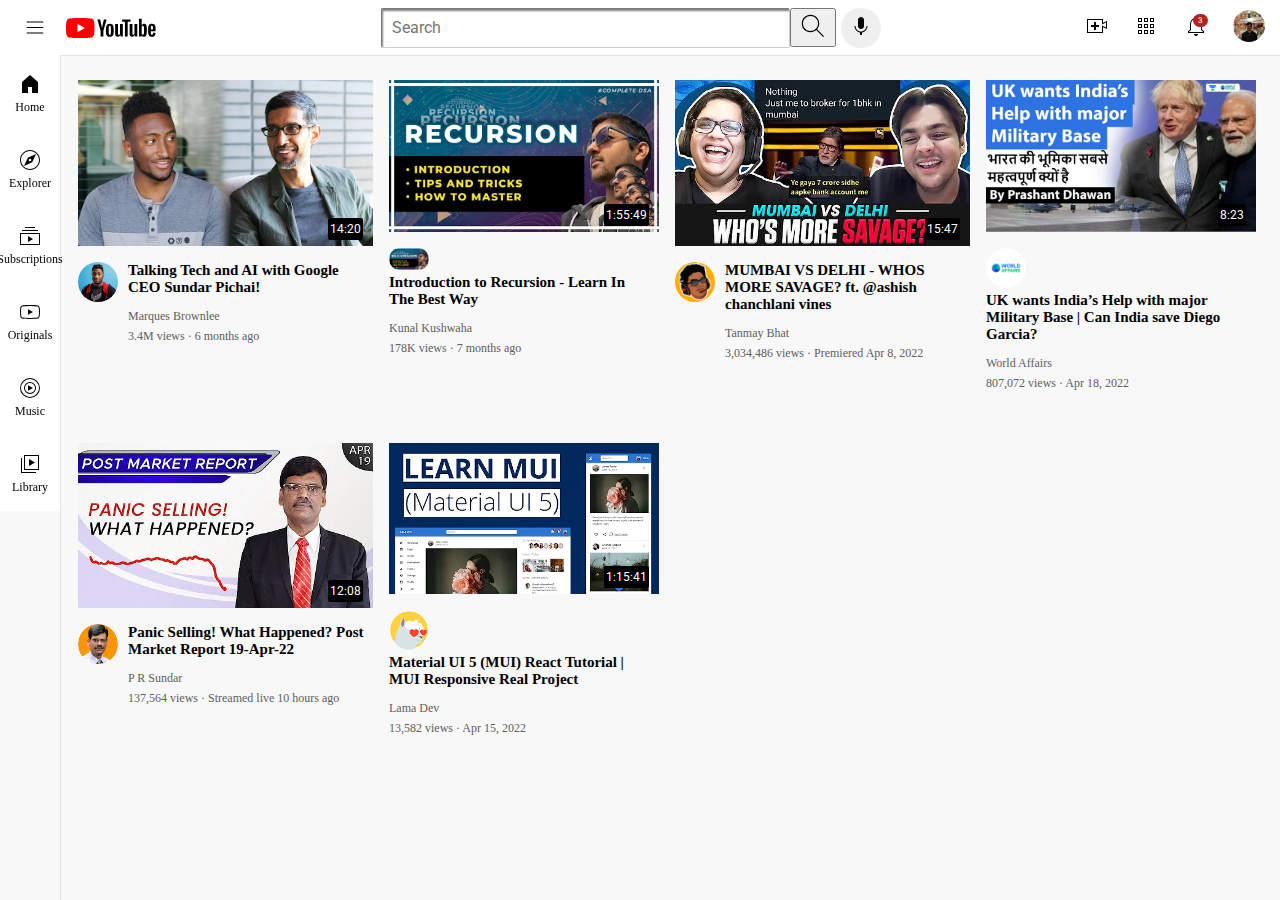
<file: index.html>
<!DOCTYPE html>
<html lang="en">
<head>
  <meta charset="UTF-8">
  <meta http-equiv="X-UA-Compatible" content="IE=edge">
  <meta name="viewport" content="width=device-width, initial-scale=1.0">
  <link rel="stylesheet" href="css/video.css">
  <link rel="stylesheet" href="css/header.css">  
  <link rel="stylesheet" href="css/gen.css">
  <link rel="stylesheet" href="css/sidebar.css">
  <link rel="preconnect" href="https://fonts.googleapis.com">
<link rel="preconnect" href="https://fonts.gstatic.com" crossorigin>
<link href="https://fonts.googleapis.com/css2?family=Roboto:wght@100;300;500;700&display=swap" rel="stylesheet">

  <title>youtube</title>
</head>
<body>

  <div class="header">

    <div class="left-sec">
        <img class="l1" src="icons/hamburger-menu.svg" alt="">
        
        <img class="l2" src="icons/youtube-logo.svg" alt="">
    </div>
    <div class="middle-sec">

      <input class="search-bar" type="textbox" placeholder="Search">

      <button class="serch-button">
        <img class="search-button-icon" src="icons/search.svg" alt="">
      </button>

      <button class="voice-search-button">
        <img class="voice-search-icon" src="icons/voice-search-icon.svg" alt="">
        <div class="tooltip"> voice search</div>
      </button>
      
     </div>
    <div class="right-sec">
      <div class="upload-icon-container">
        <img src="icons/upload.svg" alt="" class="upload">
        <div class="tooltip"> Upload</div>
      </div>

      <div class="youtube-app-container">
        <img src="icons/youtube-apps.svg" alt="" class="app">
        <div class="tooltip"> Youtube app</div>
      </div>

       <div class="notifications-icon-container">
        <img  src="icons/notifications.svg" alt="" class="not">
        <div class="notifications-count">3</div>
        <div class="tooltip"> Notification</div>
       </div>

       <div class="pp-container">
        <img src="icons/pp.jpg" alt="" class="pp">
        <div class="tooltip"> Profile pic</div>

       </div>

    </div>
  </div>
<div class="sidebar">
     
     <div class="sidebar-link">
      <img src="sidebar-icons/home.svg" alt="">

        Home
     </div>     
     <div class="sidebar-link">
      <img src="sidebar-icons/explore.svg" alt="">

       Explorer
     </div>
     <div class="sidebar-link">
      <img src="sidebar-icons/subscriptions.svg" alt="">

       Subscriptions
     </div>
     <div class="sidebar-link">
      <img src="sidebar-icons/originals.svg" alt="">

       Originals

     </div>
     <div class="sidebar-link">
      <img src="sidebar-icons/youtube-music.svg" alt="">

       Music

     </div>
     <div class="sidebar-link">
      <img src="sidebar-icons/library.svg" alt="">

       Library

     </div>

   
</div>




<div class="video-grid">
  <div class="videopreview">

    <div class="thumnail-row">
             <img class="thumnail" src="images\1.webp" alt="image 1">
             <div class="video-time">14:20</div>
    </div>

    <div class="video-info-grid">
        <div class="channel-pic">
             <img class="profile-pic" src="images\1-p.jpeg" alt="profile-pic">
        </div>
        <div class="video-info">
              <p class="video-title">
                Talking Tech and AI with Google CEO Sundar Pichai!
              </p>

              <p class="video-author">
                Marques Brownlee
              </p>

              <p class="video-stats">
                3.4M views &#183; 6 months ago
             </p>
         </div>
    </div>
  </div>

  <div class="videopreview">

    <div class="thumnail-row">
             
      <div class="video-time">1:55:49</div>
      <img class="thumnail" src="images/2.webp" alt="image 1">
    </div>

    <div>
        <div class="channel-pic">
          <img class="profile-pic" src="images/2.webp" alt="profile-pic">

        </div>
        <div class="video-info">
              <p class="video-title">
                Introduction to Recursion - Learn In The Best Way
              </p>

              <p class="video-author">
                 Kunal Kushwaha
              </p>

              <p class="video-stats">
                178K views &#183; 7 months ago
             </p>
         </div>
    </div>
  </div>

  <div class="videopreview">

    <div class="thumnail-row">
             <img class="thumnail" src="images\3.webp" alt="image 1">
             <div class="video-time">15:47</div>

    </div>

    <div class="video-info-grid">
        <div class="channel-pic">
             <img class="profile-pic" src="images/3-p.jpg" alt="profile-pic">
        </div>
        <div class="video-info">
              <p class="video-title">
                MUMBAI VS DELHI - WHOS MORE SAVAGE? ft. @ashish chanchlani vines
              </p>

              <p class="video-author">
                Tanmay Bhat
              </p>

              <p class="video-stats">
                3,034,486 views &#183; Premiered Apr 8, 2022
             </p>
         </div>
    </div>
  </div>

  <div class="videopreview">

    <div class="thumnail-row">
             <img class="thumnail" src="images/4.1.webp" alt="image 1">
             <div class="video-time">8:23</div>

    </div>

    <div>
        <div class="channel-pic">
          <img class="profile-pic" src="images/4-p.jpg" alt="profile-pic">

        </div>
        <div class="video-info">
              <p class="video-title">
                UK wants India’s Help with major Military Base | Can India save Diego Garcia?
              </p>

              <p class="video-author">
                World Affairs
              </p>

              <p class="video-stats">
                807,072 views &#183; Apr 18, 2022
             </p>
         </div>
    </div>
  </div>

  <div class="videopreview">

    <div class="thumnail-row">
             <img class="thumnail" src="images\5.webp" alt="image 1">
             <div class="video-time">12:08</div>

    </div>

    <div class="video-info-grid">
        <div class="channel-pic">
             <img class="profile-pic" src="images/5-p.jpg" alt="profile-pic">
        </div>
        <div class="video-info">
              <p class="video-title">
                Panic Selling! What Happened? Post Market Report 19-Apr-22
              </p>

              <p class="video-author">
                P R Sundar
              </p>

              <p class="video-stats">
                137,564 views &#183; Streamed live 10 hours ago
             </p>
         </div>
    </div>
  </div>

  

  <div class="videopreview">

    <div class="thumnail-row">
             <img class="thumnail" src="images/6.webp" alt="image 1">
             <div class="video-time">1:15:41</div>

    </div>

    <div>
        <div class="channel-pic">
          <img class="profile-pic" src="images/6-p.jpg" alt="profile-pic">

        </div>
        <div class="video-info">
              <p class="video-title">
                Material UI 5 (MUI) React Tutorial | MUI Responsive Real Project
              </p>

              <p class="video-author">
                 Lama Dev
              </p>

              <p class="video-stats">
                13,582 views &#183; Apr 15, 2022
             </p>
         </div>
    </div>
  </div>
</div>

   



</body>
</html>
</file>
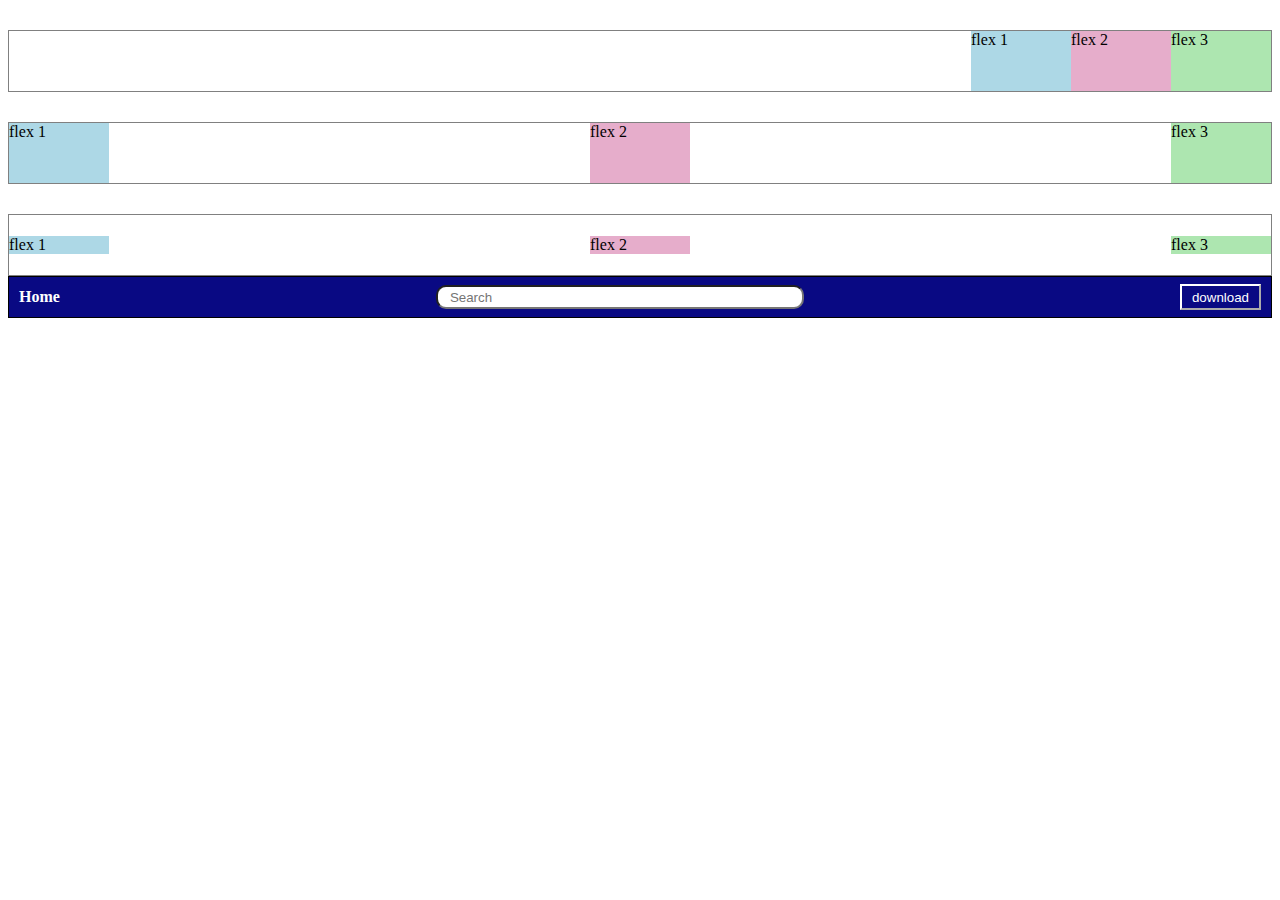
<file: flexbox.html>
<!DOCTYPE html>
<html>
<head>
 <title>Flexbox-prac</title>
</head>
<body>

  <div style="
    margin-top: 30px;
    height: 60px;
    border-width: 1px;
    border-color: grey;
    border-style: solid;

    display: flex;
    flex-direction: row;
    justify-content: end;" >
     <div style="background-color: lightblue;
     width: 100px;">
     flex 1
     </div> 
     
     <div style="background-color: rgb(230, 173, 203);
     width: 100px;">
     flex 2
     </div>

     <div style="background-color: rgb(173, 230, 176);
     width: 100px;">
     flex 3
     </div>
  </div>

  <div style="
    margin-top: 30px;
    height: 60px;
    border-width: 1px;
    border-color: grey;
    border-style: solid;

    display: flex;
    flex-direction: row;
    justify-content: space-between;" >
     <div style="background-color: lightblue;
     width: 100px;">
     flex 1
     </div> 
     
     <div style="background-color: rgb(230, 173, 203);
     width: 100px;">
     flex 2
     </div>

     <div style="background-color: rgb(173, 230, 176);
     width: 100px;">
     flex 3
     </div>
  </div>

  <div style="
    margin-top: 30px;
    height: 60px;
    border-width: 1px;
    border-color: grey;
    border-style: solid;

    display: flex;
    flex-direction: row;
    justify-content: space-between;
    align-items: center;" >
     <div style="background-color: lightblue;
     width: 100px;">
     flex 1
     </div> 
     
     <div style="background-color: rgb(230, 173, 203);
     width: 100px;">
     flex 2
     </div>

     <div style="background-color: rgb(173, 230, 176);
     width: 100px;">
     flex 3
     </div>
  </div>

  <style>

    

    .left{
      font-weight: bold;
      color: white;
      margin-left: 10px;
    }
    .search{
      width: 350px;
      height: 18px;
      border-radius: 10px;
      padding-left: 12px;
    }
    .right{
      margin-right: 10px;
      border-radius: 1px;
      
    }
    .download{
      border-color: white;
      background-color: rgb(9, 9, 131);
      color: white;
      padding-left: 10px;
      padding-right: 10px;
      padding-top: 3.5px;
      padding-bottom: 3.5px;
      margin-right: 0px;
    }


  </style>

  <div style="
        
         height: 40px;
         border-width: 1px;
         display: flex;
         align-items: center;
         justify-content: space-between;
         border-color: black;
         border-style: solid;
         background-color: rgb(9, 9, 131);
      ">
      <div class="left"  > Home </div>
      <div class="mid">
        <input class="search" type="textbox" placeholder="Search">
      </div>
      <div class="right">
        <button class="download"> download</button>
      </div>



  </div>
  



</body>
</html>
</file>
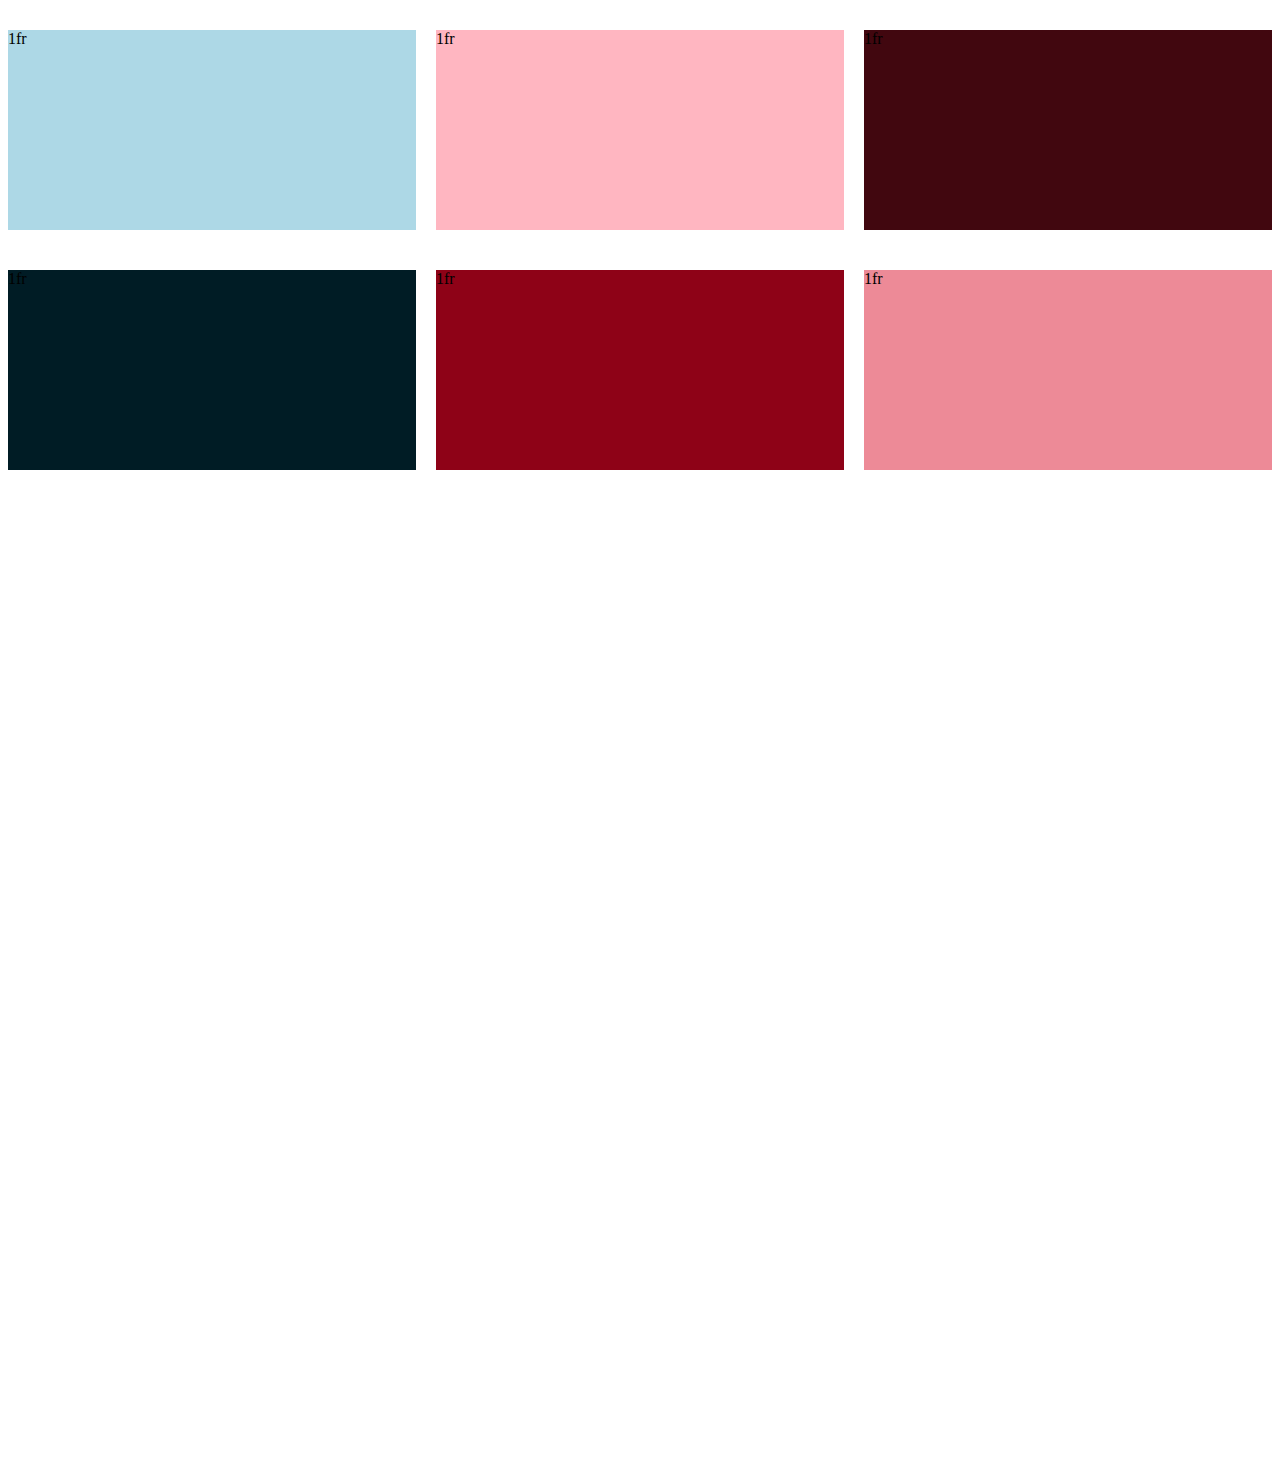
<file: grid.html>
<!DOCTYPE html>
<head>
  <title>
    Grid Pracice
  </title>
</head>
<body>
 

    <div style="
              padding-bottom: 1000px;
              column-gap: 20px;
              row-gap: 40px;
              margin-top: 30px;
              display: grid;
              grid-template-columns: 1fr 1fr 1fr;">
      <div style="background-color: lightblue; height: 200px">
       1fr
      </div>

      <div style="background-color: lightpink; height: 200px">
        1fr
      </div>

      <div style="background-color: rgb(65, 7, 15); height: 200px">
        1fr
      </div>
                
      <div style="background-color: rgb(0, 28, 37); height: 200px;">
        1fr
       </div>
 
      <div style="background-color: rgb(142, 2, 23); height: 200px">
        1fr
      </div>

      <div style="background-color: rgb(237, 138, 151); height: 200px">
        1fr
      </div>
    </div>
</body>
</file>
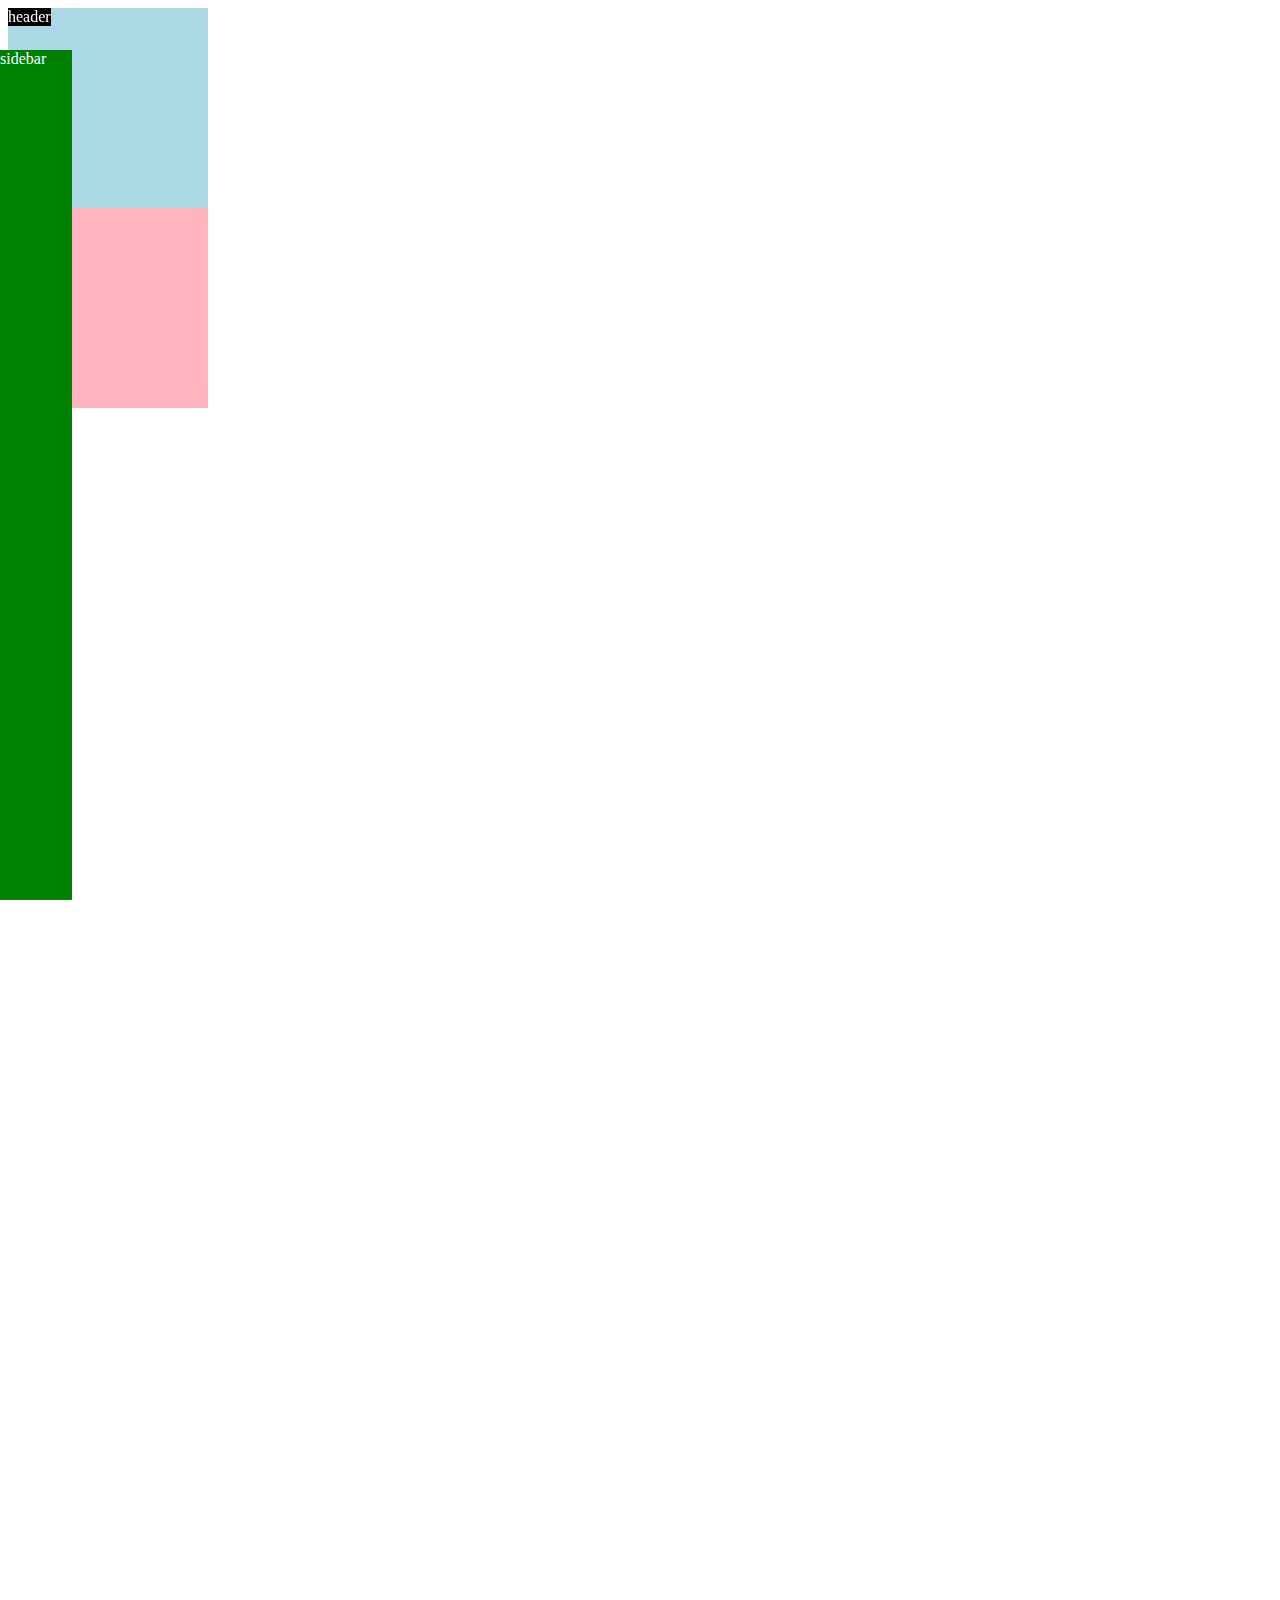
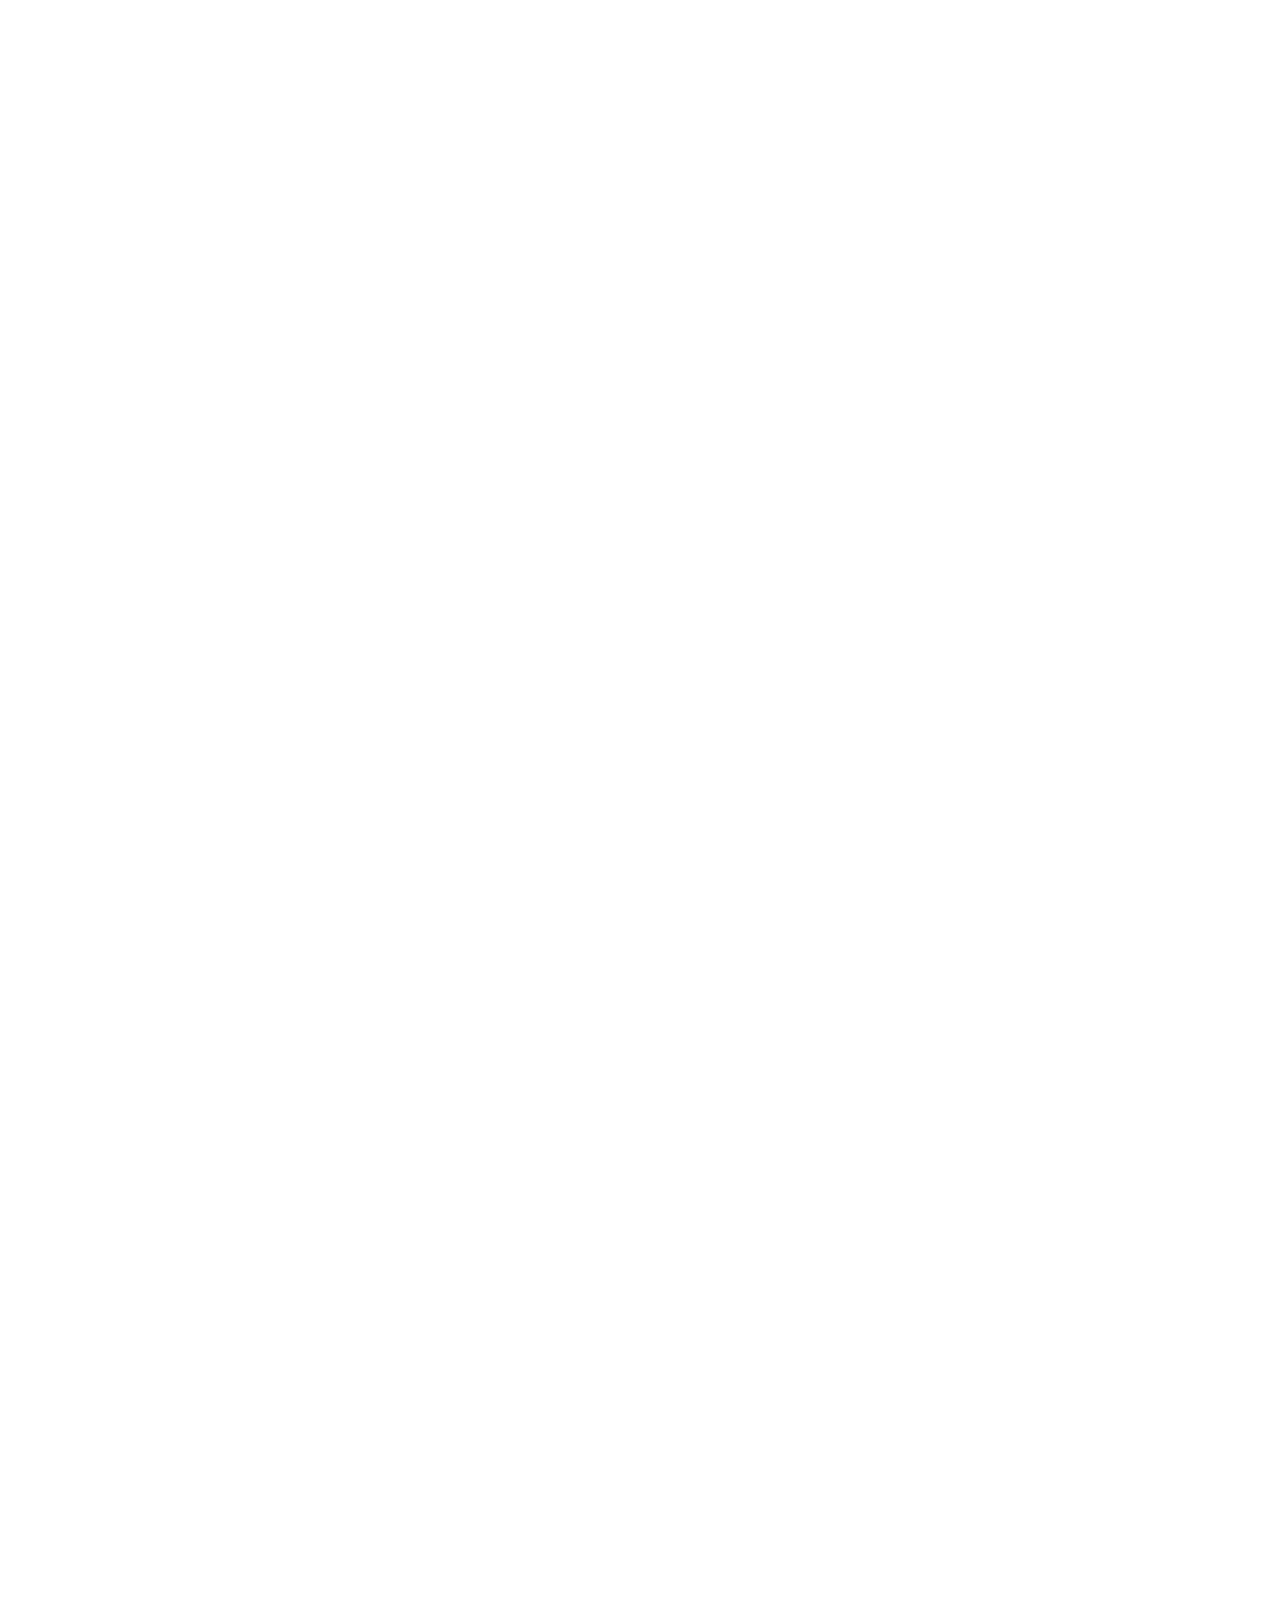
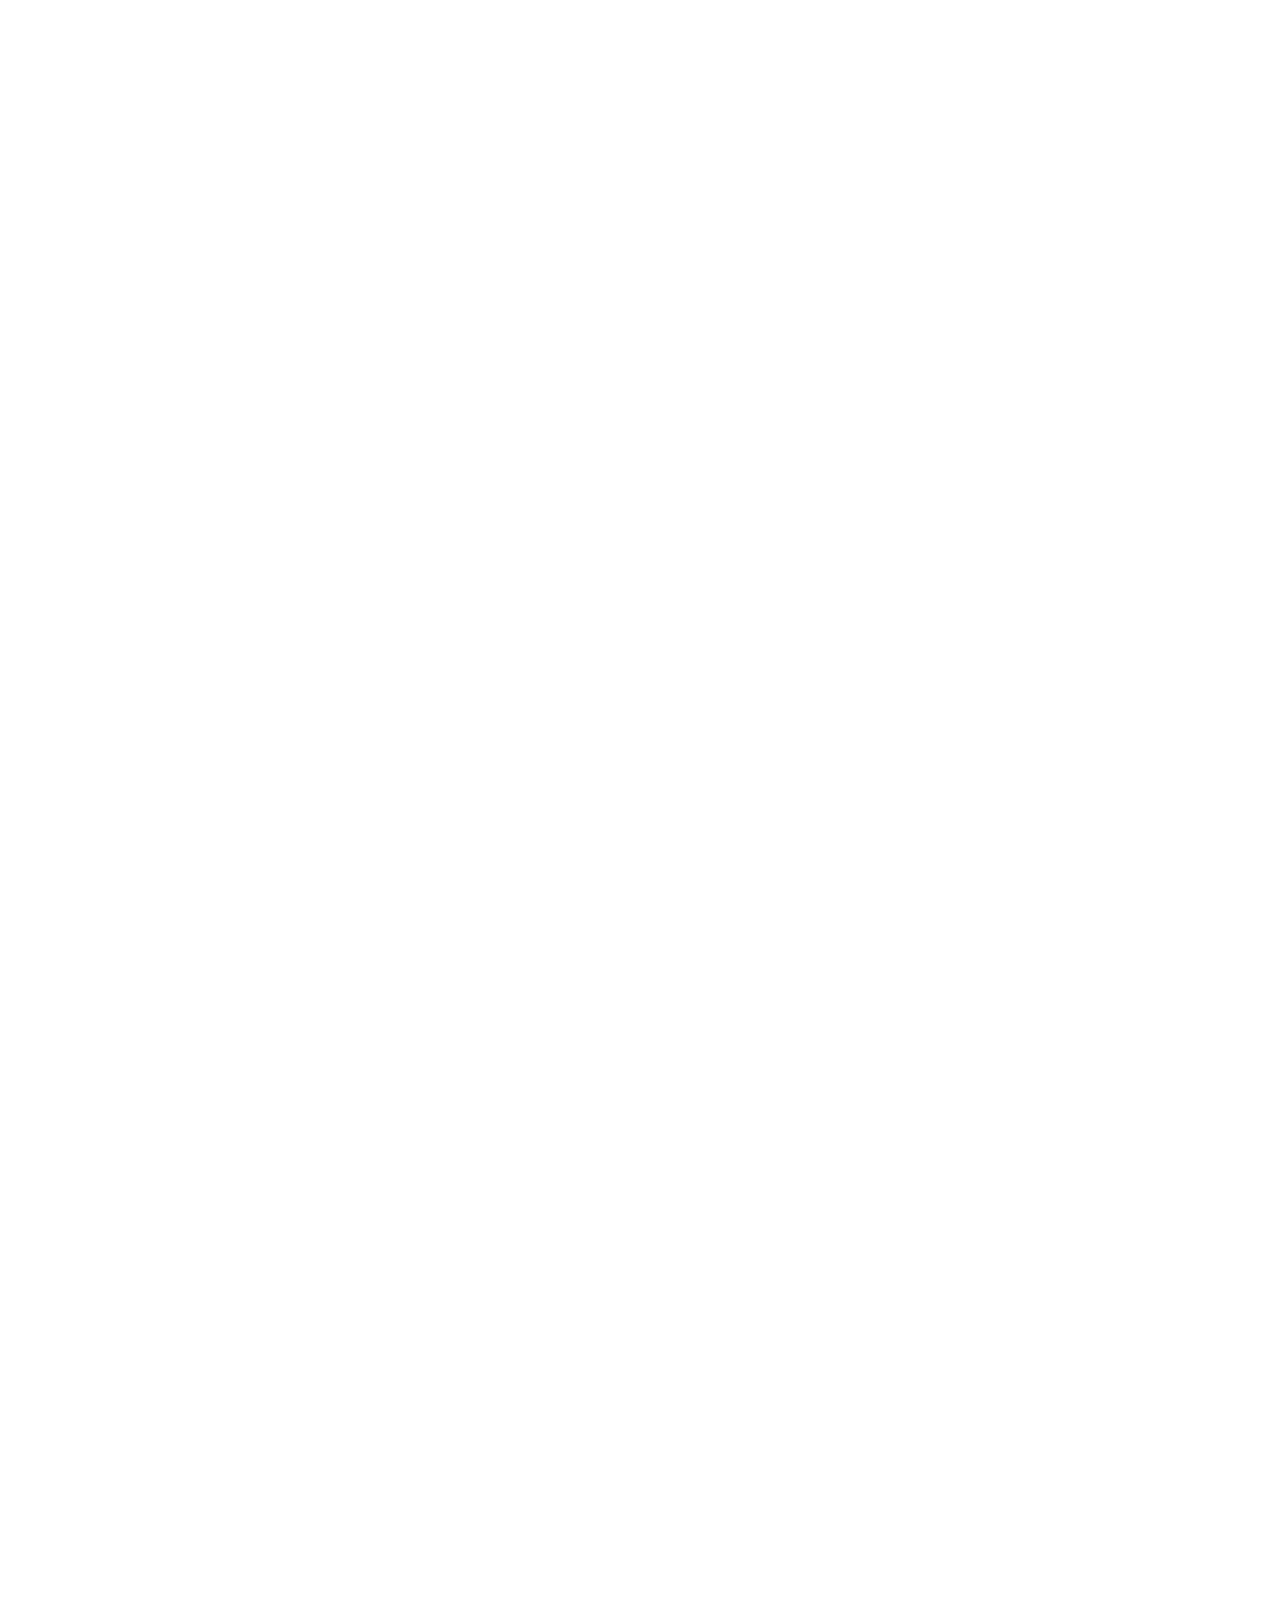
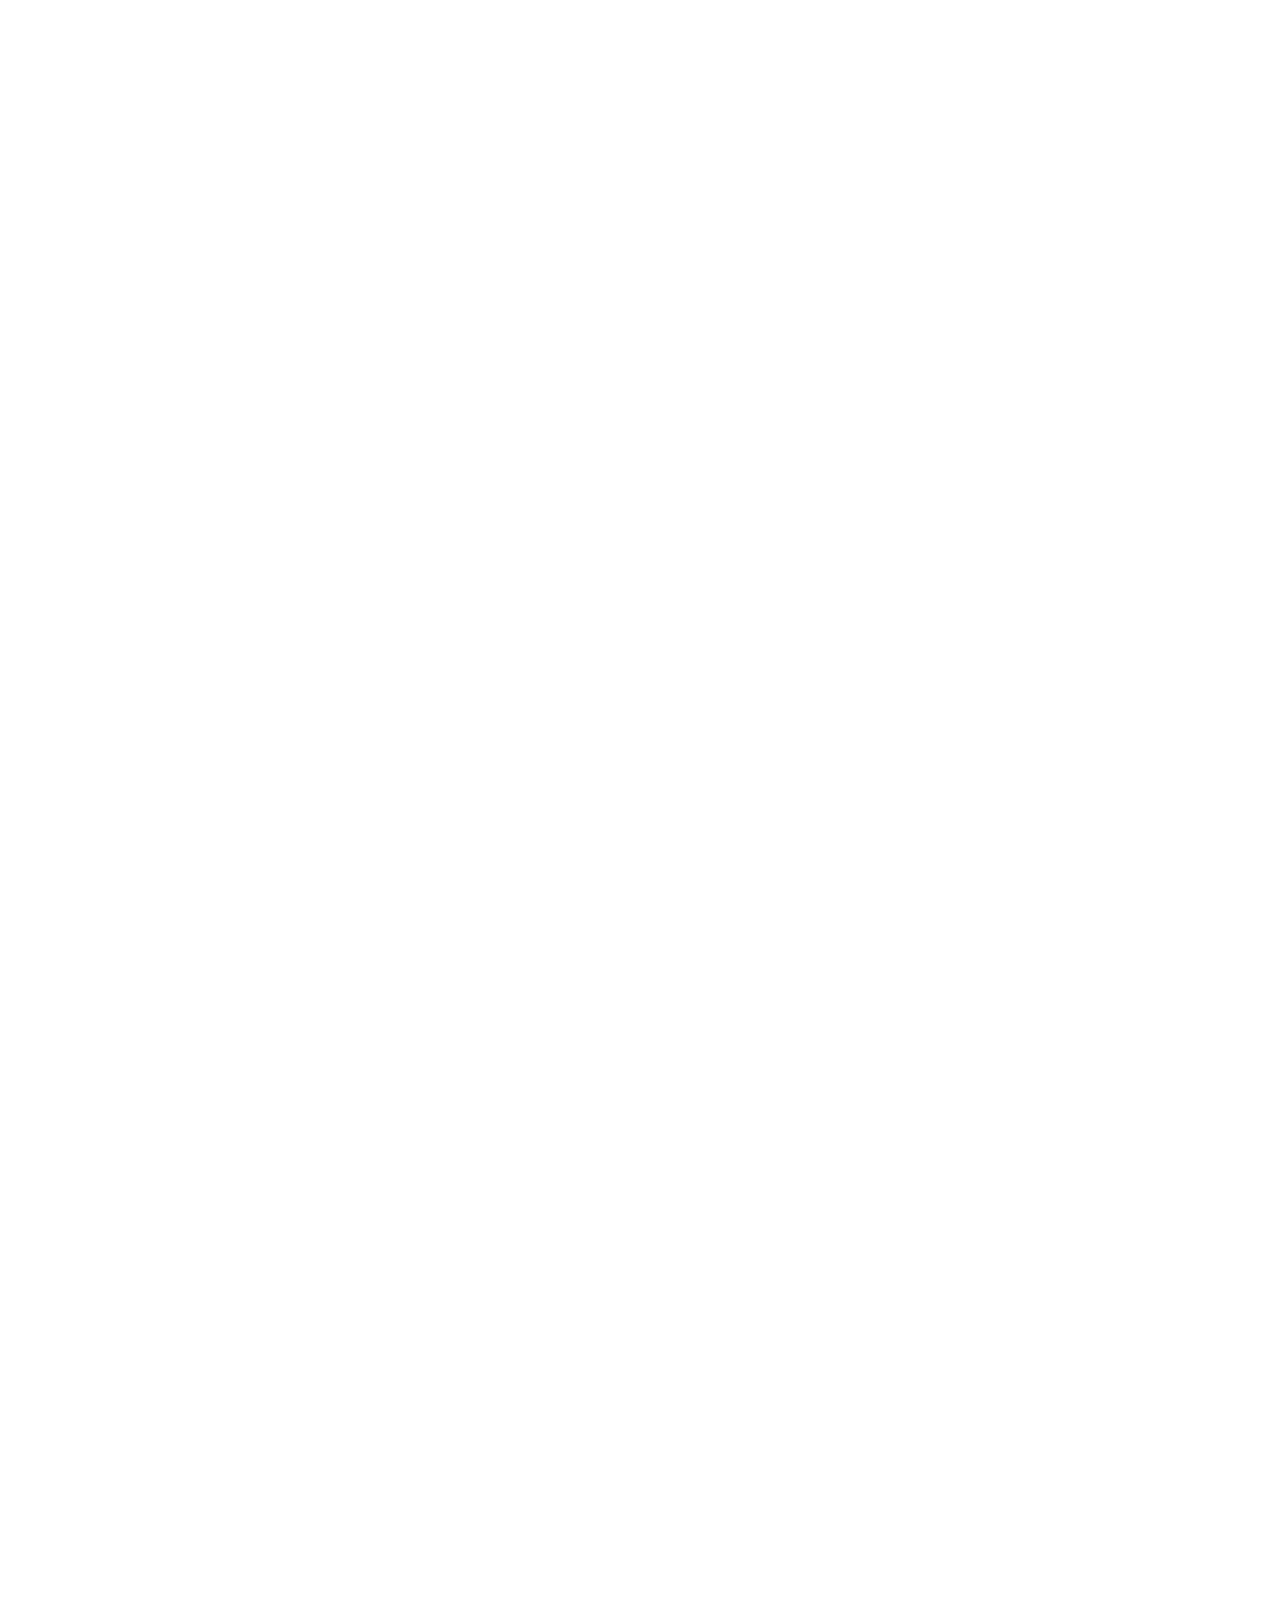
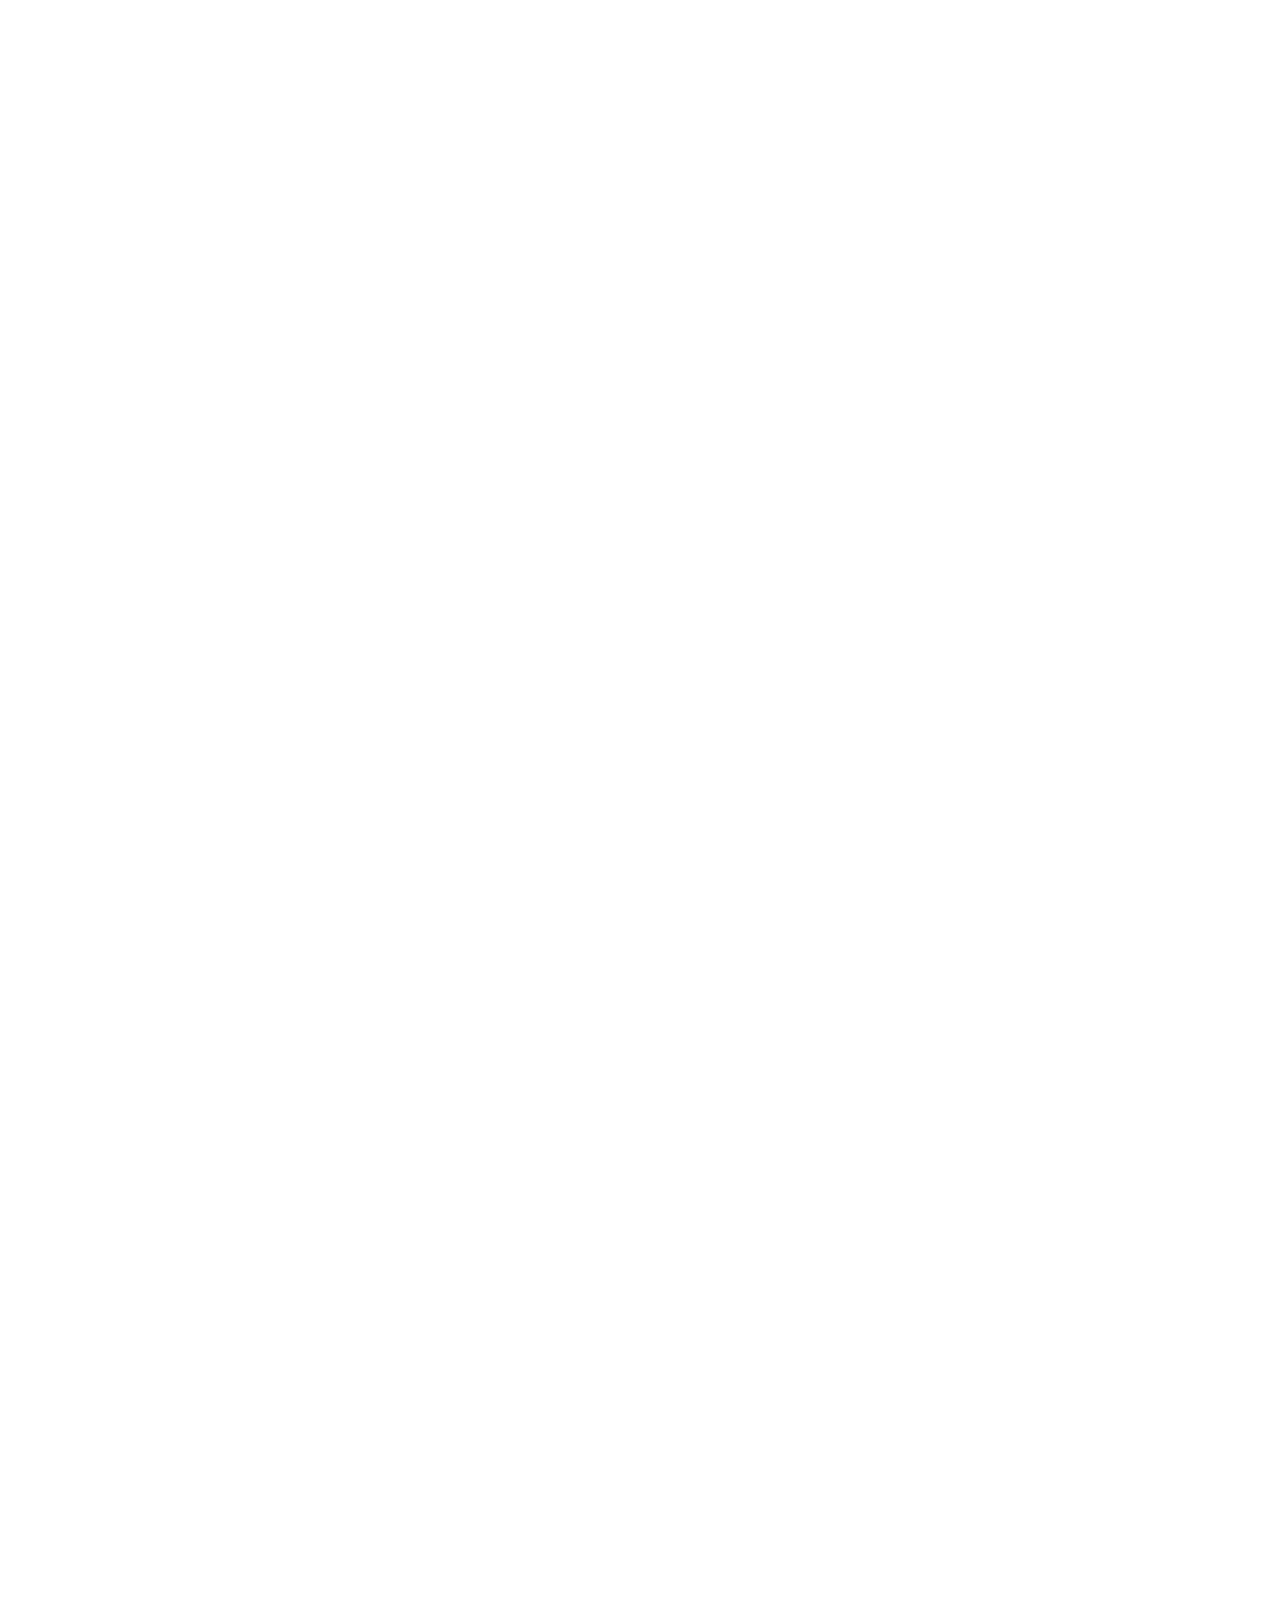
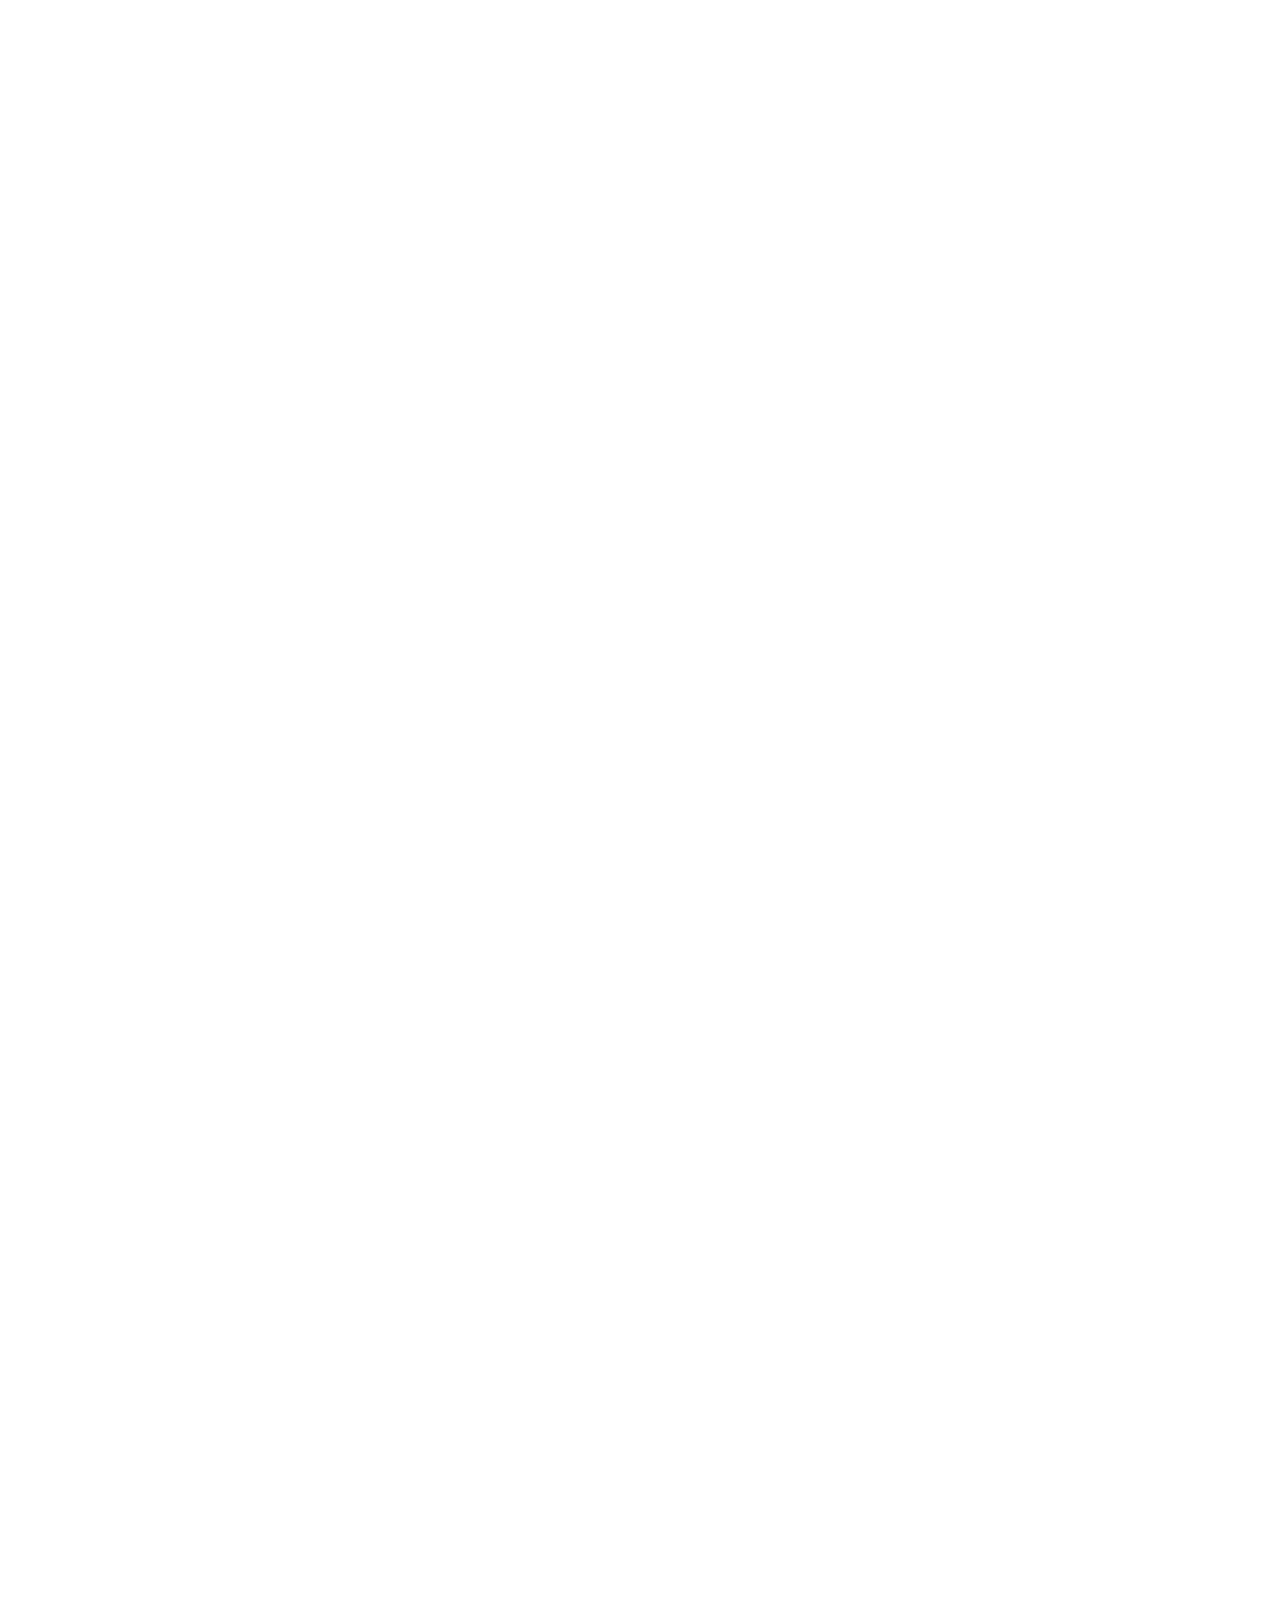
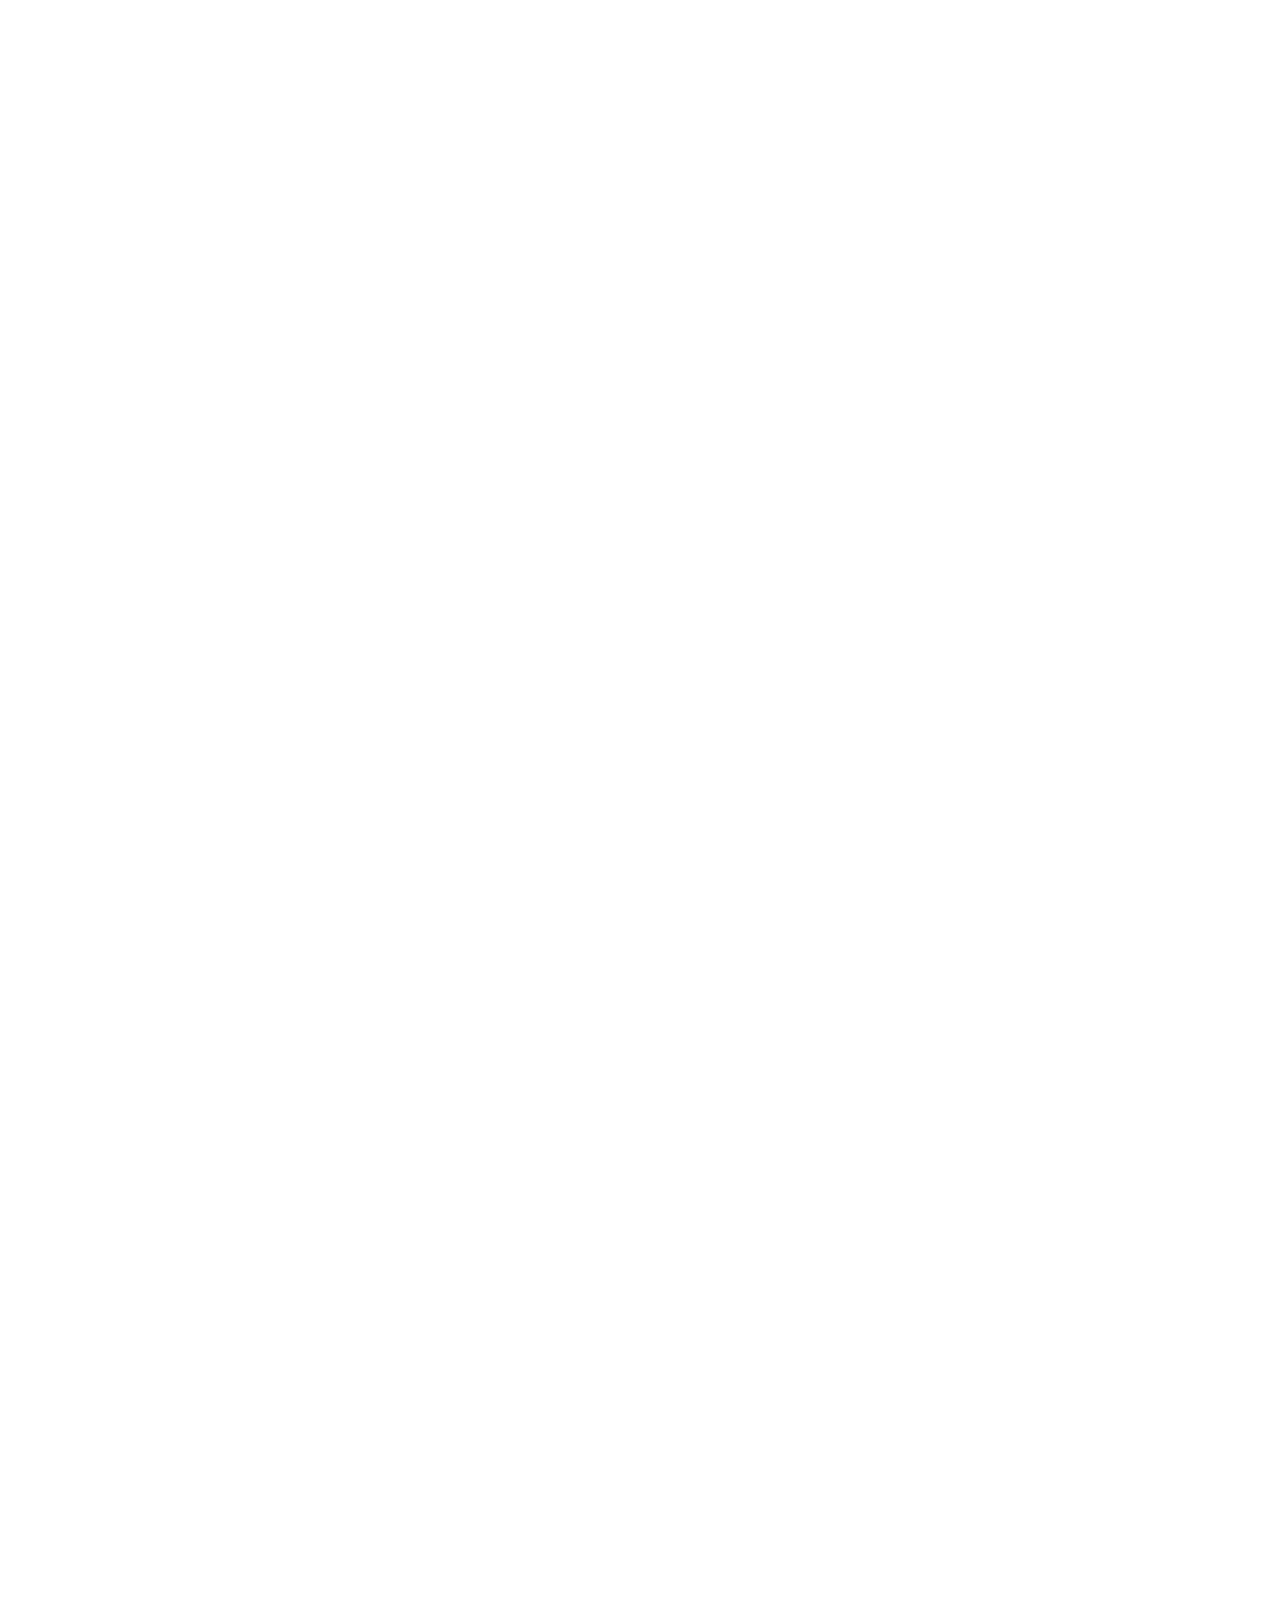
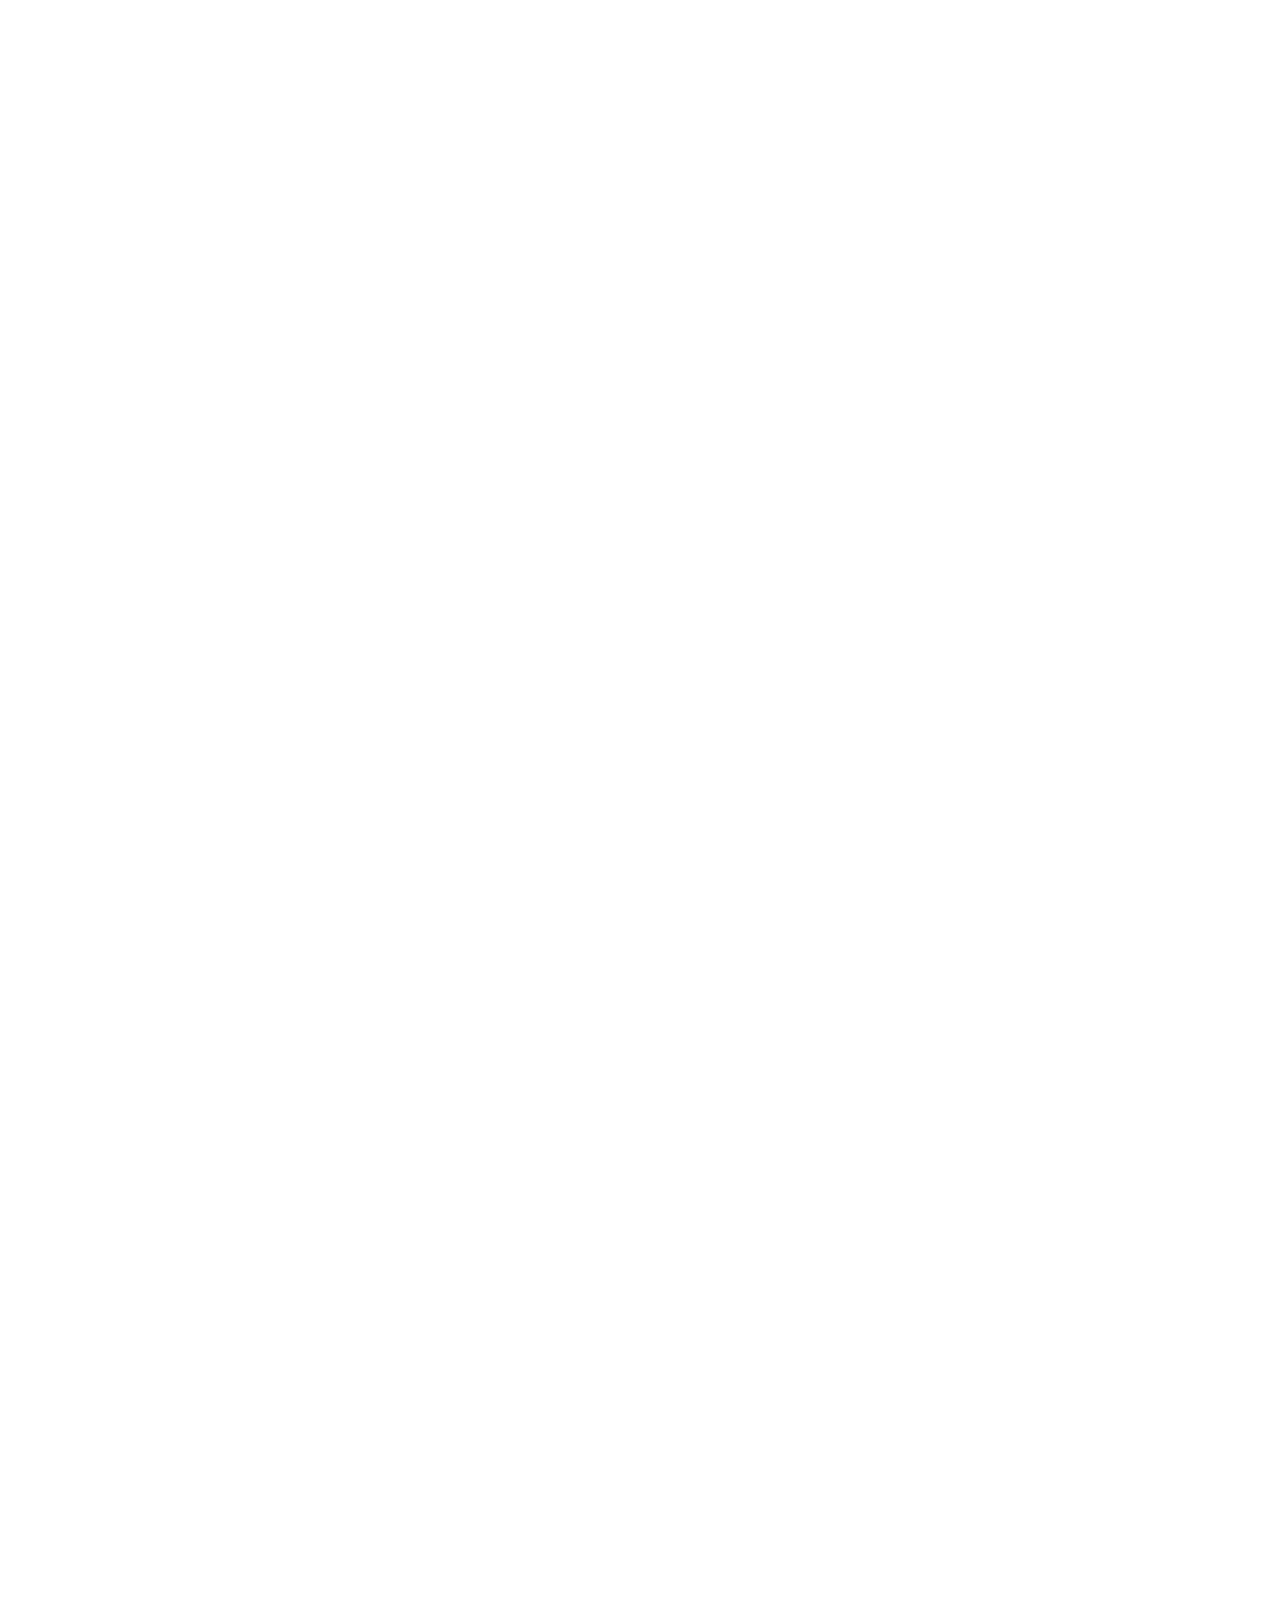
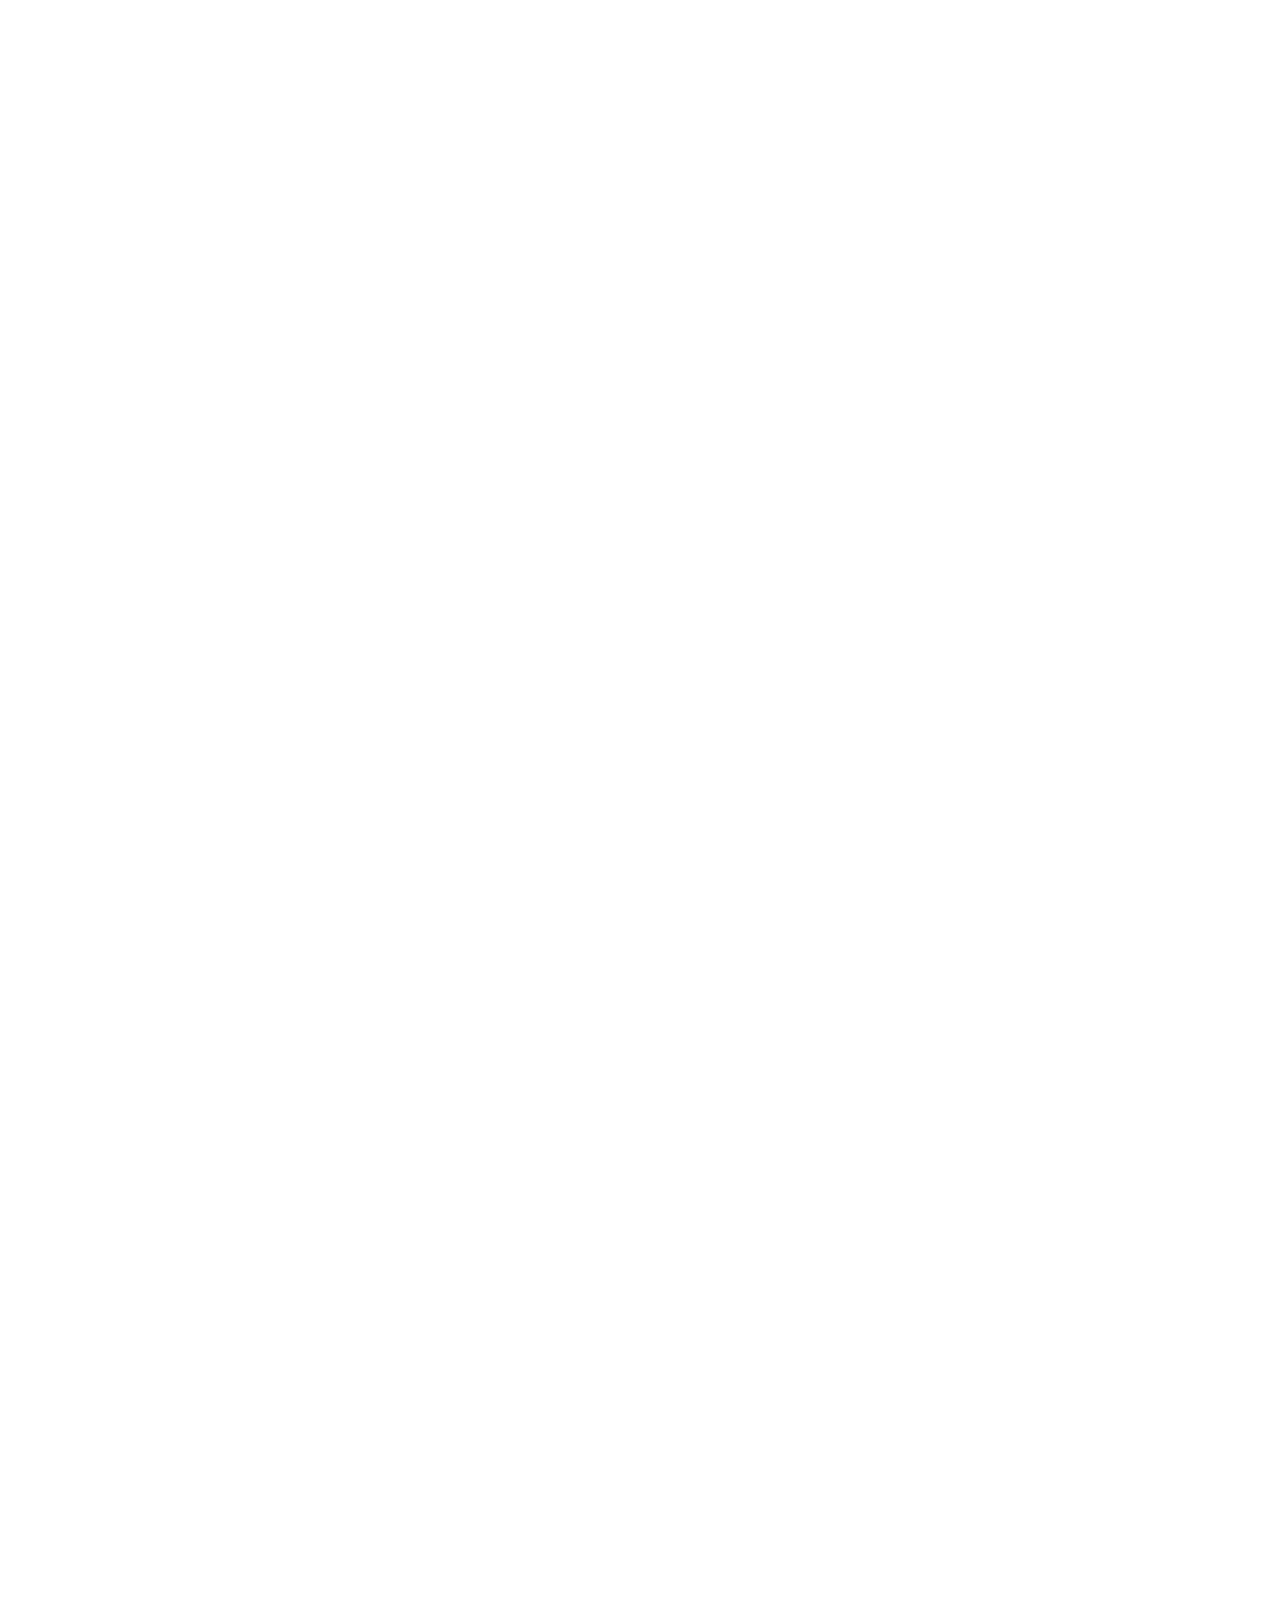
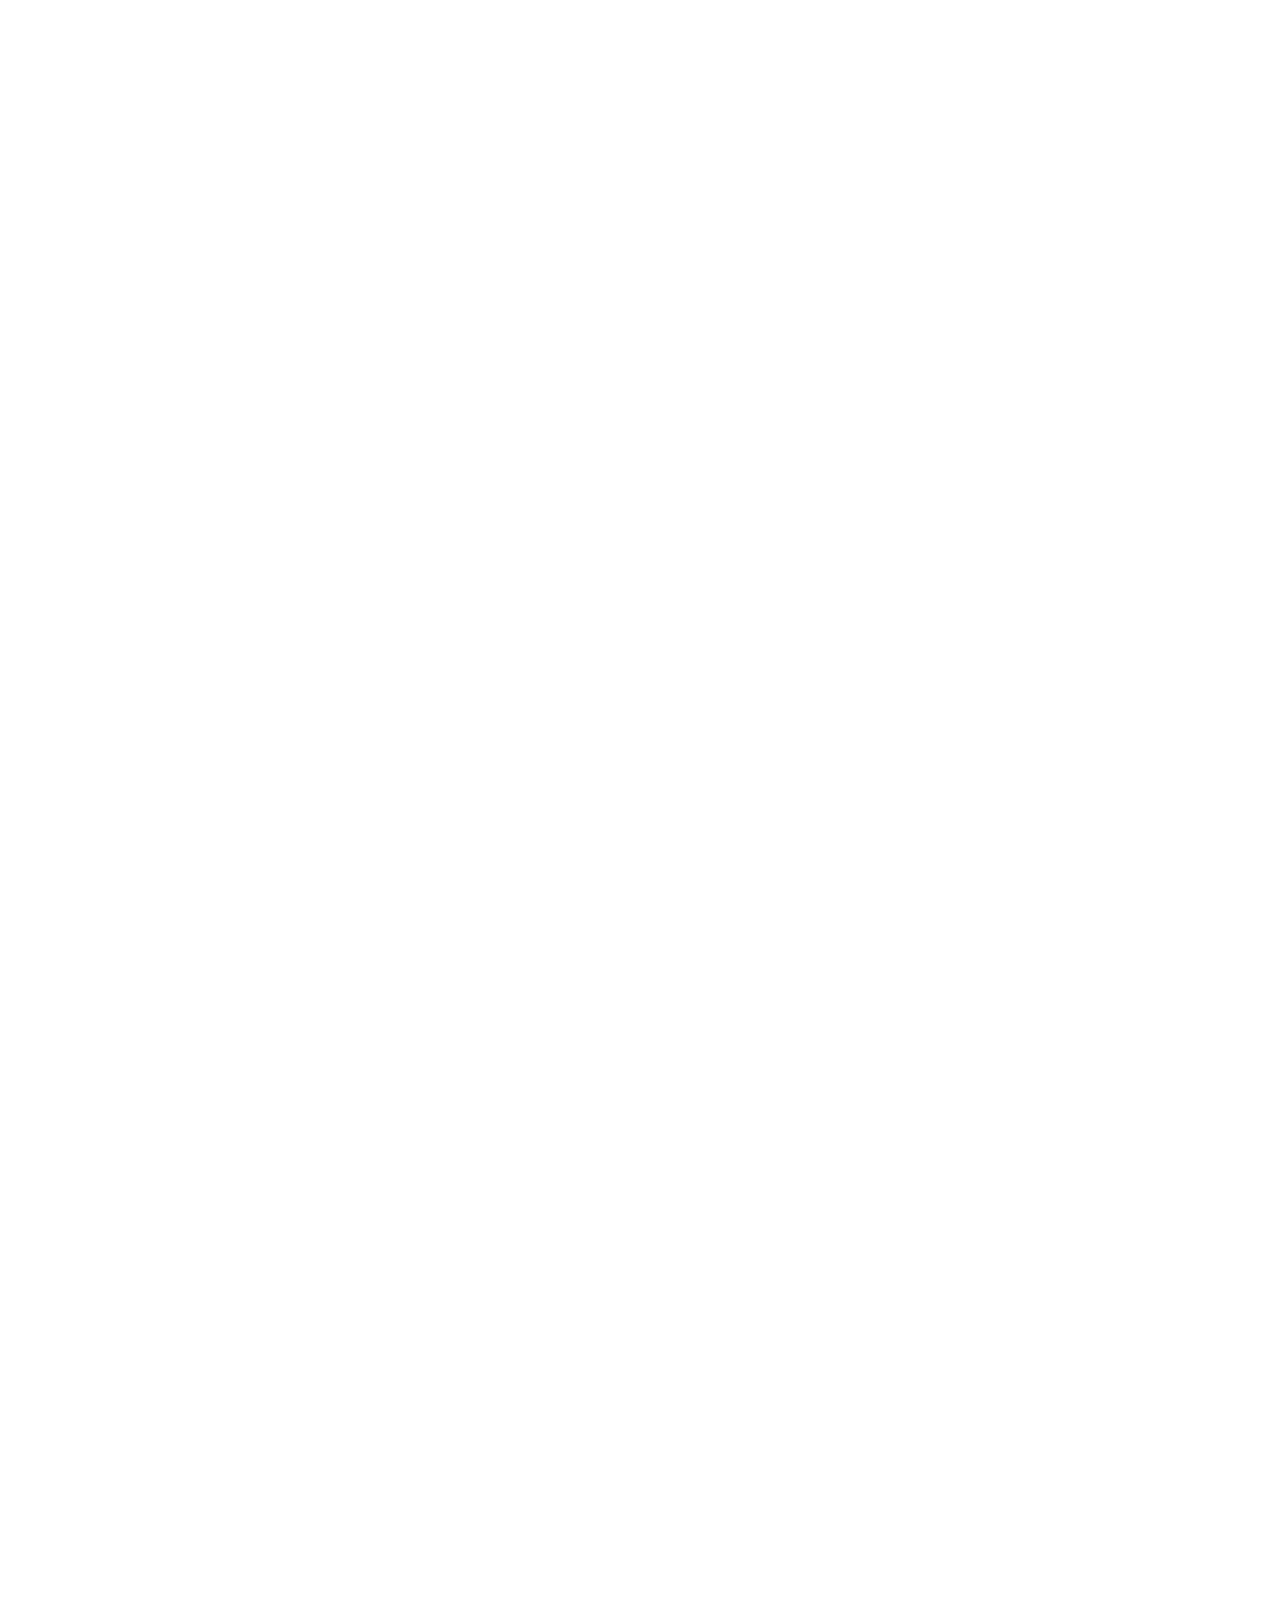
<file: position.html>
<!DOCTYPE html>
<html>
  <head>

   <title>Position prac</title>


    <style>
      
    </style>
  </head>

  <body style="height: 30000px;">
      
  <div style="
  background-color: black;
    color: white;
    position: fixed; "
    > header</div>
    <div style="
     background-color: lightblue;
     height: 200px;
     width: 200px; "
       > div1</div>
     
       <div style="
     background-color: lightpink;
     height: 200px;
     width: 200px; "
       > div2</div>


       <div style="
         background-color: green;
         color: white;
         position: fixed;
         left: 0px;
         bottom: 0px;
         width: 72px;
         top: 50px;
         ">
         sidebar
       </div>
    
 
    

  </body>  

</html>
</file>
<file: css/video.css>
@import url('https://fonts.googleapis.com/css2?family=Roboto:wght@100;300;500;700&display=swap');



.thumnail{
  width: 100%;
}

.search-bar{
  display: block;
}



.video-title{
  display: inline-block;
  margin-top: 0px;
  font-size: 15px;
  font-weight: 700;
  margin-bottom: 10px;
}


.video-author{
  margin-top: 0px;
  margin-bottom: 5px;
  font-size: 12px;
  color: rgb(96, 96, 96);
  display: inline-block;
}

.video-stats{
  margin-top: 0px;
  font-size: 12px;
  color: rgb(96, 96, 96);
}

.channel-pic{
  display: inline-block;
  width: 50px;
  vertical-align: top;
}

.video-time{
  background-color: black;
  color: white;
  position: absolute;
  bottom: 10px;
  right: 10px;
  font-family: -apple-system, BlinkMacSystemFont, 'Segoe UI', Roboto, Oxygen, Ubuntu, Cantarell, 'Open Sans', 'Helvetica Neue', sans-serif;
  font-size: 12px;
  padding-left: 2px;
  padding-right: 2px;
  padding-bottom: 4px;
  padding-top: 4px;
  border-radius: 2px;
}

.profile-pic{
  width: 40px;
  border-radius: 40px;
}

.video-info{
  display: inline-block;
  width: 245px;
}

.thumnail-row{
  margin-bottom: 12px;
  position: relative;
}

.video-info-grid{
  display: grid;
  grid-template-columns: 50px 1fr;
}

.video-grid{
  display: grid;
  grid-template-columns: 1fr 1fr 1fr ;
  column-gap: 16px;
  row-gap: 40px;
}

@media (max-width: 750px){
  .video-grid{
    grid-template-columns: 1fr 1fr ;
  }
}
 
@media (min-width: 751px) and (max-width: 999px){
  video-grid{
    grid-template-columns: 1fr 1fr 1fr ;
  }
}

@media (min-width: 1000px){
  .video-grid{
    grid-template-columns: 1fr 1fr 1fr 1fr ;
  }
}
</file>
<file: css/header.css>
@import url('https://fonts.googleapis.com/css2?family=Roboto:wght@100;300;500;700&display=swap');


.header{
  height: 55px;
  display: flex;
  flex: 1;
  flex-direction: row;
  justify-content: space-between;
  align-items: center;
  position: fixed;
  top: 0;
  left: 0;
  right: 0;
  z-index: 100;

  background-color: white;
  border-bottom-width: 1px;
  border-bottom-style: solid;
  border-bottom-color: rgb(233, 225, 225);
}





.middle-sec{
  flex: 1;
  display: flex;
  align-items: center;
  flex-direction: row;
  margin-left: 70px;  margin-right: 50px;
  max-width: 500px;

}

.search-bar{
  flex: 1;
  height: 36px;
  font-size: 16px;
  padding-left: 10px;
  border-width: 1px;
  border-radius: 2px;
  box-shadow: inset 1px 2px 2px rgba(0,0,0, 0.5);
  width: 0;
  border-color: rgb(206, 206, 206);
}

.search-bar::placeholder{
  font-family: 'Roboto', sans-serif;
}

.search-button{
  height: 3px;
  width: 60px;
  border-radius: 1px;
  border-style: solid;
  background-color: #f7f7f7;
  margin-left: -1px;
  display: inline-block;

  position: relative;

}

.voice-search-button{
  position: relative;
  display: flex;
  align-items: center;
  justify-content: center;

}
.voice-search-button .tooltip,
.youtube-app-container .tooltip,
.upload-icon-container .tooltip,
.notifications-icon-container .tooltip,
.pp-container .tooltip,
.upload-icon-container .tooltip{
  position: absolute;
  background-color: grey;
  color: white;
  font-size: 8px;
  padding-top: 4px;
  padding-bottom: 4px;
  padding-left: 4px;
  padding-right: 4px;
  pointer-events: none;
  opacity: 0;
}
.voice-search-button:hover .tooltip
.youtube-app-container:hover .tooltip,
.upload-icon-container:hover .tooltip,
.notifications-icon-container:hover .tooltip,
.pp-container:hover .tooltip
{
  opacity: 1;

}


.search-button-icon{
  height: 30px;
  border-radius: 1px;
  display: inline-block;
  cursor: pointer;
}
.voice-search-button{

  height: 40px;
  width: 40px;
  border-radius: 20px;
  margin-left: -1px;
  border: none;
  display: inline-block;
  margin-left: 5px;
 

}
.voice-search-icon{
  height: 24px;
  cursor: pointer;
}

.left-sec{
  display: flex;
  align-items: center;
}

.l1{
  height: 22px;
  margin-left: 24px;
  margin-right: 20px;
  cursor: pointer;

}
.l2{
  height: 20px;
  cursor: pointer;
}

.right-sec{
  display: flex;
  align-items: center;
  justify-content: space-between;
  width: 180px;
  margin-right: 15px;
  flex-shrink: 0;
}

.upload,.app,.not{
  height: 24px;
  cursor: pointer;
}


.pp{
  height: 32px;
  border-radius: 16px;
  cursor: pointer;
}

.notifications-icon-container{
  position: relative;
}
.notifications-count{
  position: absolute;
  top: 0;
  right: 0;
  background-color: rgb(180, 33, 33);
  color: white;
  font-size: 8px;
  border-radius: 10px;
  padding-left: 5px;
  padding-right: 5px;
  padding-top: 2px;
  padding-bottom: 2px;
  font-family: -apple-system, BlinkMacSystemFont, 'Segoe UI', Roboto, Oxygen, Ubuntu, Cantarell, 'Open Sans', 'Helvetica Neue', sans-serif;
}
</file>
<file: css/gen.css>
@import url('https://fonts.googleapis.com/css2?family=Roboto:wght@100;300;500;700&display=swap');

.p{
  font-family: 'Roboto';
  margin-top: 0px;
  margin-bottom: 0px;

}
body{
  margin: 0px;
padding-top: 80px;
padding-left: 78px;
padding-right: 24px;
background-color: rgb(248, 248, 248);
}
</file>
<file: css/sidebar.css>
.sidebar{
  position: fixed;
  top: 55px;
  left: 0px;
  bottom: 0px;
  width: 60px;

  border-right-width: 1px;
  border-right-style: solid;
  border-right-color: rgb(233, 225, 225);
  z-index: 200;

}
.sidebar-link{
  height: 76px;
  background-color: rgb(255, 255, 255);
  cursor: pointer;
  font-size: 12px;


  display: flex;
  flex-direction: column;
  align-items: center;
  justify-content: center;
}

.sidebar-link div{
  display: block;
  font-family: 'Roboto';
}
.sidebar-link img{
  height: 24px;
  display: block;
  margin-bottom: 4px;
}


.sidebar-link:hover{
background-color: rgb(235, 228, 228);
}
</file>
